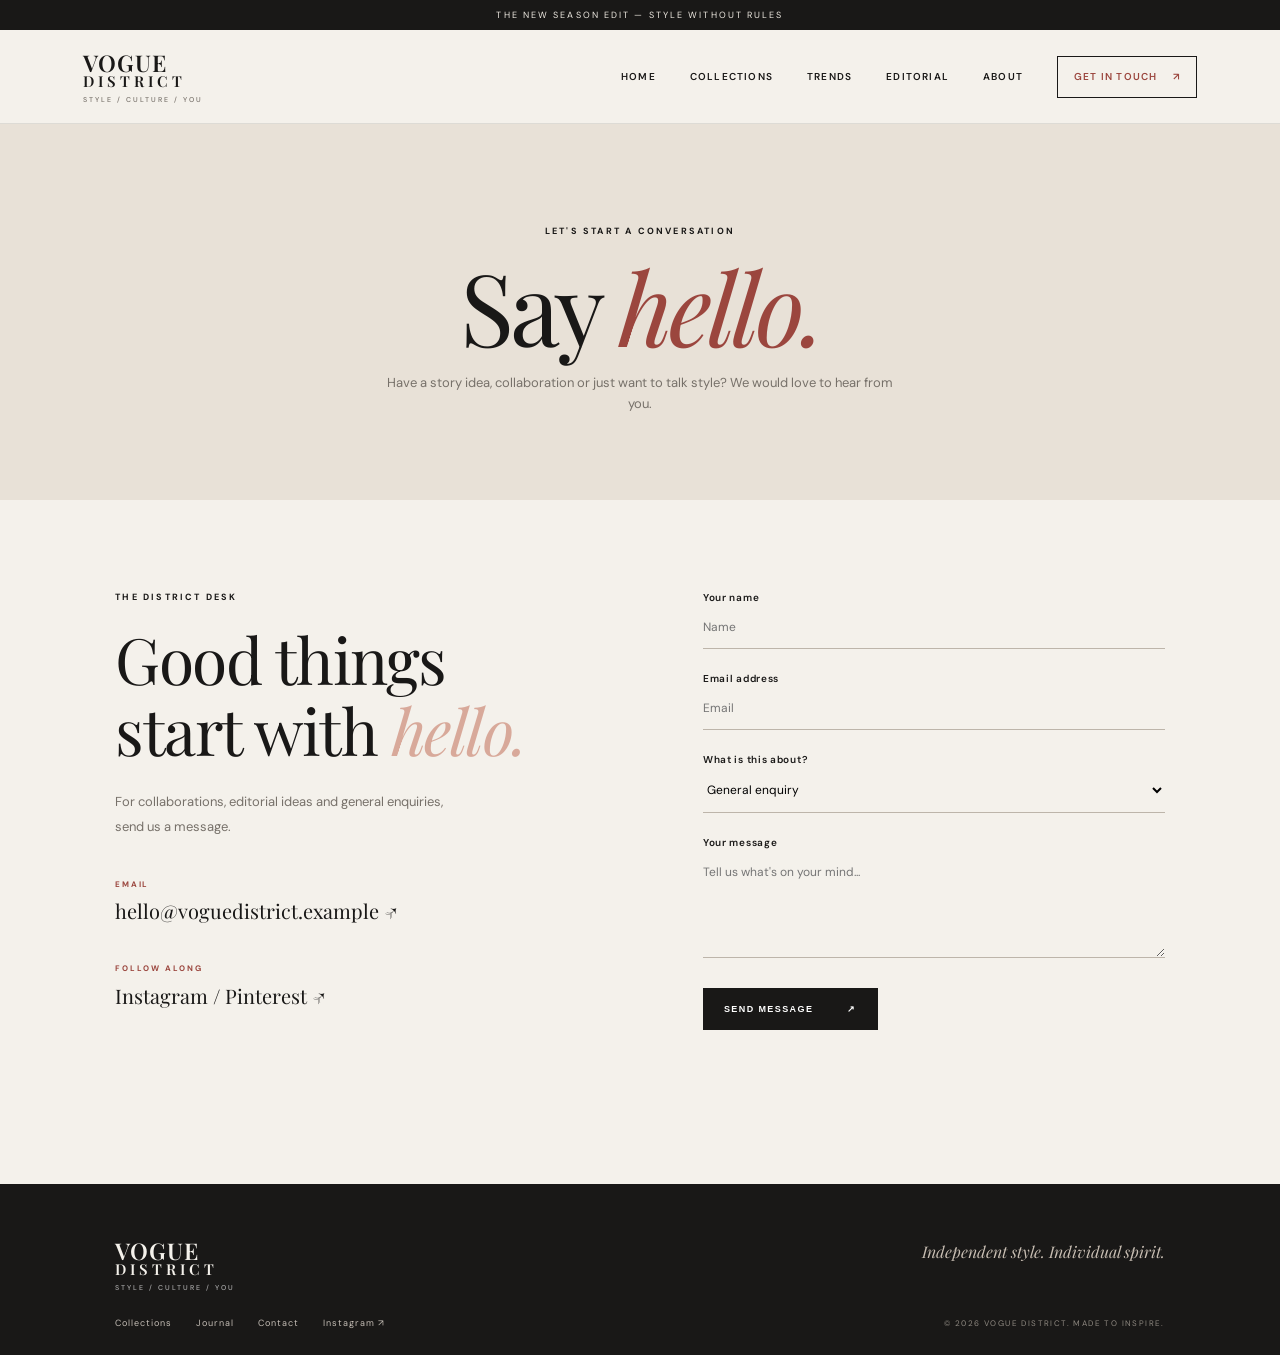
<file: contact.html>
<!DOCTYPE html>
<html lang="en"><head><meta charset="UTF-8"><meta name="viewport" content="width=device-width, initial-scale=1.0"><title>Contact | Vogue District</title><link rel="preconnect" href="https://fonts.googleapis.com"><link href="https://fonts.googleapis.com/css2?family=DM+Sans:wght@400;500;600;700&family=Playfair+Display:ital,wght@0,400;0,500;0,600;1,400;1,500&display=swap" rel="stylesheet"><link rel="stylesheet" href="css/style.css"></head>
<body><div class="announcement">THE NEW SEASON EDIT — STYLE WITHOUT RULES</div><header class="site-header"><a class="logo" href="index.html">VOGUE <span>DISTRICT</span><small>STYLE / CULTURE / YOU</small></a><button class="menu-toggle" aria-label="Open navigation"><span></span><span></span></button><nav class="main-nav"><a href="index.html">Home</a><a href="collections.html">Collections</a><a href="trends.html">Trends</a><a href="editorial.html">Editorial</a><a href="about.html">About</a><a class="nav-contact active" href="contact.html">Get in touch <span>↗</span></a></nav></header>
<main><section class="page-hero"><p class="section-kicker">LET'S START A CONVERSATION</p><h1>Say <em>hello.</em></h1><p>Have a story idea, collaboration or just want to talk style? We would love to hear from you.</p></section><section class="contact-layout section-wrap"><div class="contact-info"><p class="section-kicker">THE DISTRICT DESK</p><h2>Good things<br>start with <em>hello.</em></h2><p>For collaborations, editorial ideas and general enquiries, send us a message.</p><div class="contact-detail"><small>EMAIL</small><a href="mailto:hello@voguedistrict.example">hello@voguedistrict.example ↗</a></div><div class="contact-detail"><small>FOLLOW ALONG</small><a href="#">Instagram / Pinterest ↗</a></div></div><form class="contact-form"><label>Your name<input type="text" name="name" placeholder="Name" required></label><label>Email address<input type="email" name="email" placeholder="Email" required></label><label>What is this about?<select name="subject"><option>General enquiry</option><option>Collaboration</option><option>Editorial idea</option><option>Other</option></select></label><label>Your message<textarea name="message" rows="5" placeholder="Tell us what's on your mind..." required></textarea></label><button class="button button-dark" type="submit">SEND MESSAGE <span>↗</span></button><p class="form-message" aria-live="polite"></p></form></section></main><footer class="footer"><a class="logo footer-logo" href="index.html">VOGUE <span>DISTRICT</span><small>STYLE / CULTURE / YOU</small></a><p>Independent style. Individual spirit.</p><div class="footer-links"><a href="collections.html">Collections</a><a href="editorial.html">Journal</a><a href="contact.html">Contact</a><a href="#">Instagram ↗</a></div><small class="copyright">© 2026 VOGUE DISTRICT. MADE TO INSPIRE.</small></footer><script src="js/script.js"></script></body></html>
</file>
<file: css/style.css>
*{margin:0;padding:0;box-sizing:border-box} :root{--ink:#191817;--paper:#f4f1eb;--cream:#e8e1d7;--muted:#77716a;--line:#d8d0c5;--accent:#9b463e;--serif:"Playfair Display",Georgia,serif;--sans:"DM Sans",Arial,sans-serif}html{scroll-behavior:smooth}body{font-family:var(--sans);color:var(--ink);background:var(--paper);line-height:1.6}a{color:inherit;text-decoration:none}img{display:block;width:100%;object-fit:cover}.announcement{height:30px;background:var(--ink);color:#eee9e1;text-align:center;font-size:9px;letter-spacing:2.1px;display:flex;align-items:center;justify-content:center}.site-header{height:94px;padding:0 6.5%;display:flex;align-items:center;justify-content:space-between;background:var(--paper);position:relative;z-index:10;border-bottom:1px solid rgba(25,24,23,.1)}.logo{font-family:var(--serif);font-size:23px;letter-spacing:1px;font-weight:600;line-height:1;display:flex;flex-direction:column}.logo span{font-size:15px;letter-spacing:4px}.logo small{font-family:var(--sans);font-size:7px;letter-spacing:2px;margin-top:7px;color:var(--muted);font-weight:500}.main-nav{display:flex;align-items:center;gap:34px}.main-nav>a{font-size:10px;text-transform:uppercase;letter-spacing:1.2px;font-weight:600;transition:.25s}.main-nav>a:hover,.main-nav>a.active{color:var(--accent)}.main-nav .nav-contact{border:1px solid var(--ink);padding:12px 16px}.nav-contact span{margin-left:12px}.menu-toggle{display:none;background:none;border:0}.hero{height:min(720px,76vw);min-height:570px;position:relative;background:#39332f;overflow:hidden;color:white}.hero-image{position:absolute;inset:0;background:url("https://images.unsplash.com/photo-1539109136881-3be0616acf4b?auto=format&fit=crop&w=2000&q=90") center 35%/cover;transform:scale(1.02);animation:heroZoom 18s ease-in-out infinite alternate}.hero-shade{position:absolute;inset:0;background:linear-gradient(90deg,rgba(16,15,14,.72),rgba(16,15,14,.25) 55%,rgba(16,15,14,.05))}.hero-content{position:absolute;left:11%;top:50%;transform:translateY(-47%);max-width:580px}.eyebrow,.section-kicker{font-size:9px;letter-spacing:2.2px;font-weight:700}.light{color:#e5c9bc}.hero h1,.page-hero h1{font-family:var(--serif);font-weight:400;font-size:clamp(64px,9vw,125px);line-height:.99;letter-spacing:-4px;margin:25px 0}.hero h1 em,.page-hero h1 em,.intro h2 em,.section-heading h2 em,.quote-band em,.trend-copy h2 em,.editorial-feature h2 em,.about-copy h2 em,.contact-info h2 em,.newsletter h2 em{font-weight:400;color:#d8a99a}.hero-copy{max-width:390px;color:#e2ddd6;font-size:13px;line-height:1.9;margin-bottom:30px}.button{display:inline-flex;align-items:center;gap:34px;padding:16px 21px;font-size:9px;letter-spacing:1.4px;font-weight:700;border:0;cursor:pointer;transition:.25s}.button-light{background:var(--paper);color:var(--ink)}.button-dark{background:var(--ink);color:white}.button:hover{transform:translateY(-3px);background:var(--accent);color:white}.hero-side-note{position:absolute;right:4%;top:50%;writing-mode:vertical-rl;font-size:8px;letter-spacing:2px;color:#eee}.hero-counter{position:absolute;bottom:35px;right:7%;font-size:10px;letter-spacing:2px}.hero-counter i{display:inline-block;width:50px;height:1px;background:#ddd;margin:0 12px 3px}.section-wrap{padding-left:9%;padding-right:9%}.intro{display:grid;grid-template-columns:1fr 2fr;padding-top:125px;padding-bottom:130px}.intro-label{font-size:9px;letter-spacing:1.7px;font-weight:700}.small-mark{color:var(--accent);font-size:20px;margin-right:12px}.intro-main{max-width:780px}.intro h2,.section-heading h2,.trend-copy h2,.editorial-feature h2,.about-copy h2,.contact-info h2{font-family:var(--serif);font-size:clamp(43px,5vw,68px);font-weight:400;line-height:1.1;letter-spacing:-1.5px;margin:20px 0 25px}.intro h2 em,.section-heading h2 em{color:var(--accent)}.intro-bottom{display:flex;justify-content:space-between;align-items:flex-end;gap:35px}.intro-bottom p{max-width:360px;font-size:13px;color:var(--muted);line-height:1.9}.text-link{font-size:9px;letter-spacing:1.5px;font-weight:700;border-bottom:1px solid var(--accent);padding-bottom:7px;white-space:nowrap}.text-link span{margin-left:10px}.feature-section{background:var(--cream);padding:100px 9% 110px}.section-heading{display:flex;align-items:flex-end;justify-content:space-between;margin-bottom:38px}.section-heading h2{margin-bottom:0}.feature-grid{display:grid;grid-template-columns:1.3fr 1fr 1fr;gap:17px}.feature-card{height:470px;position:relative;overflow:hidden;color:white;background:#aaa}.feature-card:after{content:"";position:absolute;inset:0;background:linear-gradient(0deg,rgba(0,0,0,.7),transparent 60%)}.feature-card img{height:100%;transition:transform .8s}.feature-card:hover img{transform:scale(1.06)}.feature-number{position:absolute;top:18px;left:20px;z-index:1;font-size:9px;letter-spacing:2px}.feature-caption{position:absolute;z-index:1;bottom:25px;left:25px}.feature-caption small{font-size:8px;letter-spacing:2px}.feature-caption h3{font-family:var(--serif);font-size:38px;line-height:1.05;font-weight:400;margin-top:10px}.circle-arrow,.round-link{position:absolute;right:22px;bottom:28px;border:1px solid rgba(255,255,255,.7);width:38px;height:38px;border-radius:50%;display:grid;place-items:center}.quote-band{background:#252321;color:white;text-align:center;padding:100px 20px}.quote-mark{font-family:var(--serif);font-size:65px;color:#c58f7d;line-height:.8}.quote-band h2{font-family:var(--serif);font-size:clamp(42px,5vw,66px);font-weight:400;line-height:1.1;margin:20px 0 30px}.quote-band p:last-child{font-size:8px;letter-spacing:2px;color:#aaa}.journal{padding-top:110px;padding-bottom:120px}.journal-grid{display:grid;grid-template-columns:1fr 1fr;gap:35px}.journal-card img{height:350px;transition:.5s}.journal-card>a{display:block;overflow:hidden}.journal-card>a:hover img{transform:scale(1.04)}.article-meta{font-size:8px;letter-spacing:1.7px;color:var(--accent);font-weight:700;margin:20px 0 10px}.journal-card h3{font-family:var(--serif);font-size:27px;font-weight:400;max-width:480px;line-height:1.25;margin-bottom:15px}.newsletter{text-align:center;background:#e8dfd5;padding:85px 20px}.newsletter h2{font-family:var(--serif);font-size:55px;font-weight:400;margin:10px}.newsletter h2 em{color:var(--accent)}.newsletter>p:not(.section-kicker){font-size:12px;color:var(--muted)}.newsletter-form{display:flex;max-width:460px;margin:28px auto 0;border-bottom:1px solid var(--ink)}.newsletter-form input{flex:1;background:none;border:0;padding:15px 5px;outline:none;font:12px var(--sans)}.newsletter-form button{border:0;background:none;font-size:9px;font-weight:700;letter-spacing:1px;cursor:pointer}.form-message{display:block;font-size:11px;color:var(--accent);margin-top:12px}.footer{background:var(--ink);color:#f4f1eb;padding:55px 9% 25px;display:grid;grid-template-columns:1fr 1fr;gap:25px}.footer-logo{width:max-content}.footer-logo small{color:#aaa}.footer>p{justify-self:end;font-family:var(--serif);font-style:italic;color:#c7bdb2}.footer-links{display:flex;gap:24px;align-items:center}.footer-links a{font-size:9px;letter-spacing:1px;color:#c5beb6}.copyright{justify-self:end;align-self:center;font-size:8px;letter-spacing:1.4px;color:#8f8981}.page-hero{text-align:center;padding:100px 20px 85px;background:var(--cream)}.page-hero h1{font-size:clamp(58px,8vw,100px);margin:18px 0}.page-hero h1 em{color:var(--accent)}.page-hero>p:last-child{font-size:13px;color:var(--muted);max-width:520px;margin:auto}.collection-grid{display:grid;grid-template-columns:1fr 1fr;gap:70px 35px;padding-top:80px;padding-bottom:110px}.collection-photo{height:530px;position:relative;overflow:hidden;background:#ddd}.collection-photo img{height:100%;transition:.7s}.collection-item:hover img{transform:scale(1.04)}.collection-photo>span{position:absolute;top:20px;left:20px;color:white;font-size:10px;letter-spacing:2px}.collection-info{display:flex;justify-content:space-between;align-items:flex-end;padding-top:18px}.collection-info p{font-size:8px;letter-spacing:1.5px;color:var(--accent);font-weight:700}.collection-info h2{font:400 43px/1.05 var(--serif);margin-top:8px}.round-link{position:static;border-color:var(--ink);color:var(--ink);text-decoration:none}.dark-cta{text-align:center;background:#272421;color:white;padding:95px 20px}.dark-cta h2{font:400 clamp(48px,6vw,75px)/1.08 var(--serif);margin:20px 0 30px}.dark-cta h2 em{color:#d8a99a}.trend-feature{display:grid;grid-template-columns:1.2fr 1fr;gap:8%;align-items:center;padding-top:90px;padding-bottom:110px}.trend-image{height:600px}.trend-image img{height:100%}.trend-copy h2{font-size:clamp(42px,5vw,65px)}.trend-copy>p:not(.section-kicker){font-size:13px;color:var(--muted);line-height:2;max-width:400px;margin-bottom:28px}.trend-list{padding-bottom:120px}.trend-row{display:grid;grid-template-columns:65px 1fr 1fr 25px;align-items:center;border-top:1px solid var(--line);padding:25px 0}.trend-row:last-child{border-bottom:1px solid var(--line)}.trend-row>span,.trend-row>p{font-size:10px;color:var(--muted)}.trend-row h3{font:400 26px var(--serif)}.trend-row>b{font-size:17px;font-weight:400}.editorial-feature{display:grid;grid-template-columns:1fr 1fr;gap:8%;align-items:center;padding-top:85px;padding-bottom:100px}.editorial-feature>img{height:550px}.editorial-feature-text>p:not(.section-kicker){font-size:13px;color:var(--muted);line-height:2;margin-bottom:25px}.article-description{font-size:12px;color:var(--muted);max-width:470px;line-height:1.8}.about-layout{display:grid;grid-template-columns:1fr 1fr;gap:9%;align-items:center;padding-top:90px;padding-bottom:110px}.about-photo{height:600px}.about-photo img{height:100%}.about-copy>p:not(.section-kicker){font-size:13px;color:var(--muted);line-height:2;margin:17px 0}.about-stat{display:flex;align-items:center;gap:17px;border-top:1px solid var(--line);margin-top:30px;padding-top:20px}.about-stat strong{font:400 45px var(--serif);color:var(--accent)}.about-stat span{font-size:8px;letter-spacing:1.5px;line-height:1.8}.contact-layout{display:grid;grid-template-columns:1fr 1fr;gap:12%;padding-top:90px;padding-bottom:120px}.contact-info>p:not(.section-kicker){font-size:13px;color:var(--muted);max-width:340px;line-height:1.9}.contact-detail{margin-top:38px;display:flex;flex-direction:column;gap:7px}.contact-detail small{font-size:8px;letter-spacing:1.8px;color:var(--accent);font-weight:700}.contact-detail a{font:20px var(--serif)}.contact-form{display:flex;flex-direction:column;gap:22px}.contact-form label{font-size:10px;letter-spacing:.7px;font-weight:600}.contact-form input,.contact-form select,.contact-form textarea{display:block;width:100%;border:0;border-bottom:1px solid #bdb5aa;background:transparent;padding:13px 0;font:12px var(--sans);outline:none;resize:vertical}.contact-form input:focus,.contact-form textarea:focus,.contact-form select:focus{border-color:var(--accent)}.contact-form .button{align-self:flex-start;margin-top:8px}
@keyframes heroZoom{from{transform:scale(1.02)}to{transform:scale(1.09)}}
@media(max-width:900px){.site-header{padding:0 5%;height:80px}.main-nav{gap:18px}.main-nav>a{font-size:9px}.section-wrap{padding-left:6%;padding-right:6%}.feature-section{padding-left:6%;padding-right:6%}.feature-card{height:390px}.intro{padding-top:90px;padding-bottom:90px}.trend-feature,.editorial-feature,.about-layout{gap:5%}.trend-image,.about-photo{height:500px}}
@media(max-width:700px){.announcement{font-size:8px;letter-spacing:1.3px}.site-header{height:76px}.menu-toggle{display:flex;flex-direction:column;gap:6px;padding:10px;cursor:pointer}.menu-toggle span{width:25px;height:1px;background:var(--ink)}.main-nav{display:none;position:absolute;top:76px;left:0;right:0;background:var(--paper);padding:25px 7% 30px;flex-direction:column;align-items:flex-start;gap:20px;border-bottom:1px solid var(--line)}.main-nav.open{display:flex}.main-nav>a{font-size:11px}.main-nav .nav-contact{margin-top:4px}.hero{height:680px;min-height:0}.hero-content{left:8%;right:8%;top:48%}.hero h1{font-size:76px;letter-spacing:-3px}.hero-copy{font-size:12px}.hero-side-note{right:3%}.intro{display:block;padding-top:75px;padding-bottom:80px}.intro-main{margin-top:40px}.intro h2{font-size:48px}.intro-bottom{display:block}.intro-bottom p{margin-bottom:25px}.section-heading{align-items:flex-start;gap:20px;flex-direction:column}.section-heading h2{font-size:48px}.feature-section{padding-top:75px;padding-bottom:80px}.feature-grid{grid-template-columns:1fr;gap:15px}.feature-card,.feature-large{height:470px}.quote-band{padding:75px 15px}.quote-band h2{font-size:45px}.journal{padding-top:80px;padding-bottom:85px}.journal-grid{grid-template-columns:1fr;gap:38px}.journal-card img{height:300px}.newsletter h2{font-size:45px}.footer{grid-template-columns:1fr;padding:45px 7% 25px;gap:22px}.footer>p,.copyright{justify-self:start}.footer-links{flex-wrap:wrap;gap:16px}.page-hero{padding:75px 7% 65px}.page-hero h1{font-size:62px;letter-spacing:-2px}.collection-grid{grid-template-columns:1fr;gap:45px;padding-top:55px;padding-bottom:75px}.collection-photo{height:480px}.collection-info h2{font-size:38px}.trend-feature,.editorial-feature,.about-layout,.contact-layout{grid-template-columns:1fr;padding-top:60px;padding-bottom:75px;gap:35px}.trend-image,.about-photo,.editorial-feature>img{height:440px}.trend-copy h2,.editorial-feature h2,.about-copy h2,.contact-info h2{font-size:48px}.trend-list{padding-bottom:80px}.trend-row{grid-template-columns:35px 1fr 20px;gap:10px}.trend-row h3{font-size:21px}.trend-row>p{grid-column:2;grid-row:2;margin-top:4px}.trend-row>b{grid-column:3;grid-row:1}.contact-layout{gap:45px}}
@media(max-width:390px){.hero h1{font-size:63px}.feature-card{height:410px}.collection-photo{height:410px}.newsletter-form button{font-size:8px}.trend-image,.about-photo,.editorial-feature>img{height:370px}}

.reveal{opacity:0;transform:translateY(22px);transition:opacity .7s ease,transform .7s ease}.reveal.is-visible{opacity:1;transform:translateY(0)}
</file>
